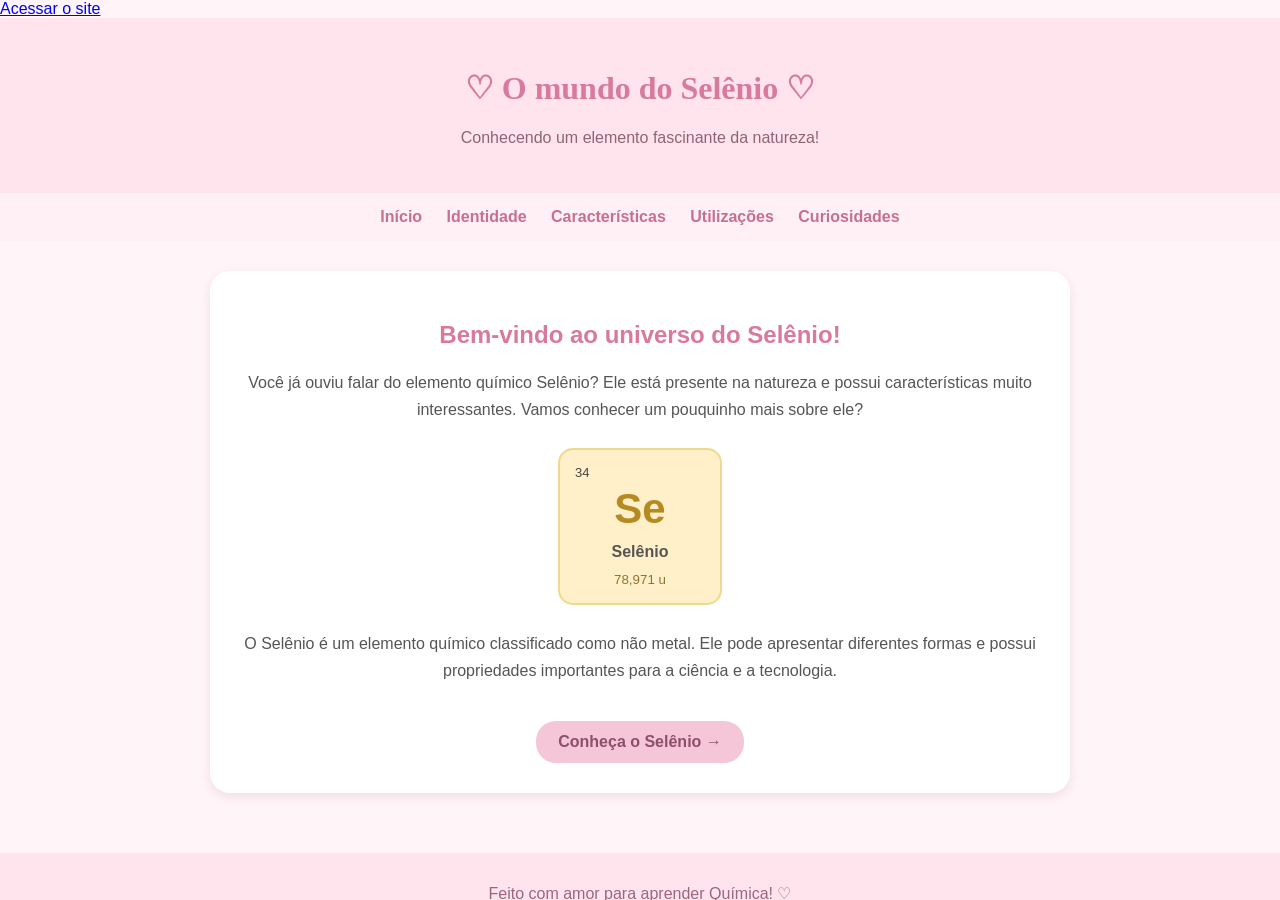
<file: site-telurio/index.html>
<!DOCTYPE html>
<html lang="pt-br">
<head>
    <meta charset="UTF-8">
    <meta http-equiv="refresh" content="0; url=selenio.html">
    <title>Site do Selênio</title>
</head>
<body>
    <a href="selenio.html">Entrar no site</a>
</body>
</html>
</file>
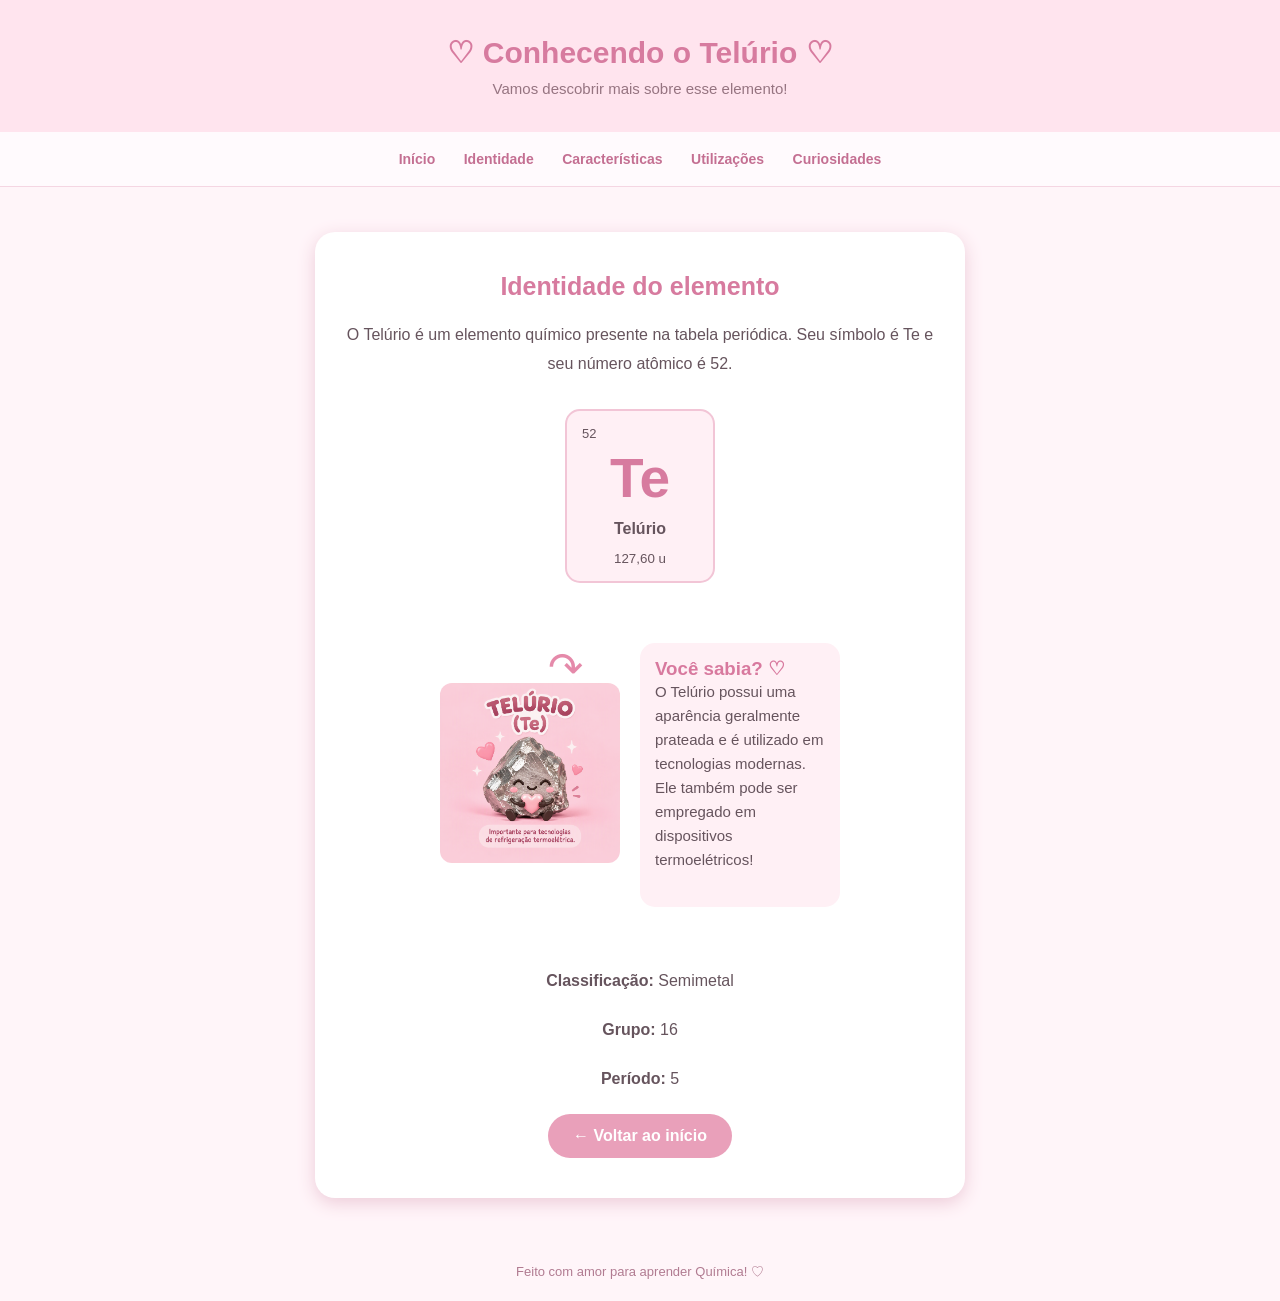
<file: site-telurio/identidade.html>
<!DOCTYPE html>
<html lang="pt-br">
<head>
    <meta charset="UTF-8">
    <meta name="viewport" content="width=device-width, initial-scale=1.0">
    <title>Identidade | Telúrio</title>
    <link rel="stylesheet" href="telurio.css">
</head>

<body>

    <header>
        <h1>♡ Conhecendo o Telúrio ♡</h1>
        <p>Vamos descobrir mais sobre esse elemento!</p>
    </header>
<nav>
    <a href="./telurio.html">Início</a>
    <a href="./identidade.html">Identidade</a>
    <a href="./caracteristicas.html">Características</a>
    <a href="./utilizacoes.html">Utilizações</a>
    <a href="./curiosidades.html">Curiosidades</a>
</nav>

    <main>
        <section class="inicio">

            <h2>Identidade do elemento</h2>

            <p>
                O Telúrio é um elemento químico presente
                na tabela periódica. Seu símbolo é Te
                e seu número atômico é 52.
            </p>

            <div class="elemento">
                <span>52</span>
                <h2>Te</h2>
                <p>Telúrio</p>
                <small>127,60 u</small>
            </div>
<div class="imagem-texto">
<div class="imagem-texto">

    <div class="imagem-container">
      <span class="seta-curva">↷</span>

        <img src="imagens sobre telurio/Designer.png"
             alt="Imagem do Telúrio">
    </div>

    <div class="texto-imagem">
        <h3>Você sabia? ♡</h3>
        <p>
            O Telúrio possui uma aparência geralmente
            prateada e é utilizado em tecnologias modernas.
            Ele também pode ser empregado em dispositivos
            termoelétricos!
        </p>
    </div>

</div>
    </div>

</div>
            <p><strong>Classificação:</strong> Semimetal</p>
            <p><strong>Grupo:</strong> 16</p>
            <p><strong>Período:</strong> 5</p>

      <a class="botao" href="telurio.html">
    ← Voltar ao início
</a>
</a>
              
            

        </section>
    </main>

    <footer>
        <p>Feito com amor para aprender Química! ㅤ♡</p>
    </footer>

</body>
</html>
</file>
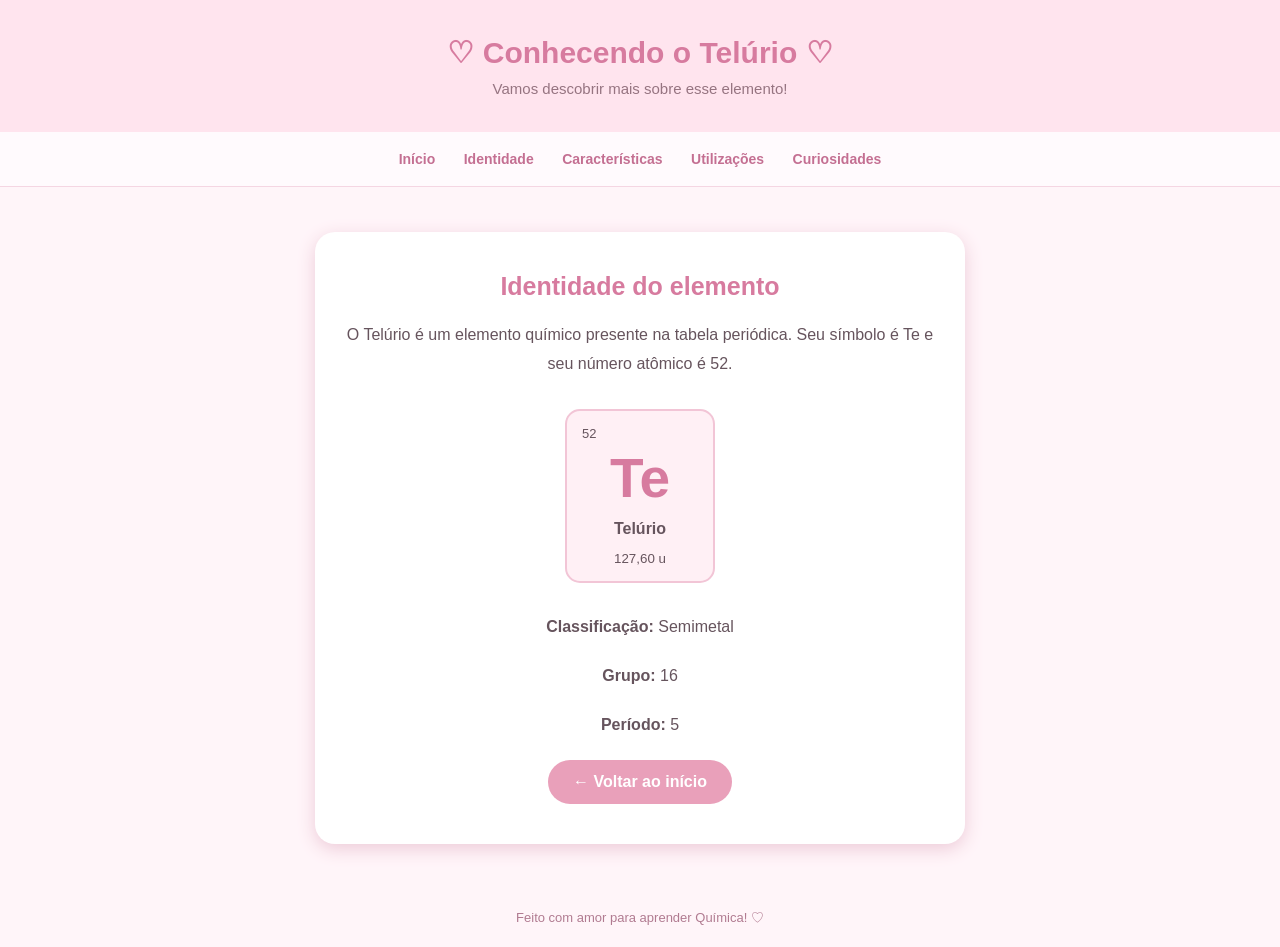
<file: site-telurio/indentidade.html>
<!DOCTYPE html>
<html lang="pt-br">
<head>
    <meta charset="UTF-8">
    <meta name="viewport" content="width=device-width, initial-scale=1.0">
    <title>Identidade | Telúrio</title>
    <link rel="stylesheet" href="telurio.css">
</head>

<body>

    <header>
        <h1>♡ Conhecendo o Telúrio ♡</h1>
        <p>Vamos descobrir mais sobre esse elemento!</p>
    </header>
<nav>
    <a href="./telurio.html">Início</a>
    <a href="./identidade.html">Identidade</a>
    <a href="./caracteristicas.html">Características</a>
    <a href="./utilizacoes.html">Utilizações</a>
    <a href="./curiosidades.html">Curiosidades</a>
</nav>

    <main>
        <section class="inicio">

            <h2>Identidade do elemento</h2>

            <p>
                O Telúrio é um elemento químico presente
                na tabela periódica. Seu símbolo é Te
                e seu número atômico é 52.
            </p>

            <div class="elemento">
                <span>52</span>
                <h2>Te</h2>
                <p>Telúrio</p>
                <small>127,60 u</small>
            </div>

            <p><strong>Classificação:</strong> Semimetal</p>
            <p><strong>Grupo:</strong> 16</p>
            <p><strong>Período:</strong> 5</p>

        <a class="botao" href="./telurio.html">
    ← Voltar ao início
</a>
</a>
              
            

        </section>
    </main>

    <footer>
        <p>Feito com amor para aprender Química! ㅤ♡</p>
    </footer>

</body>
</html>
</file>
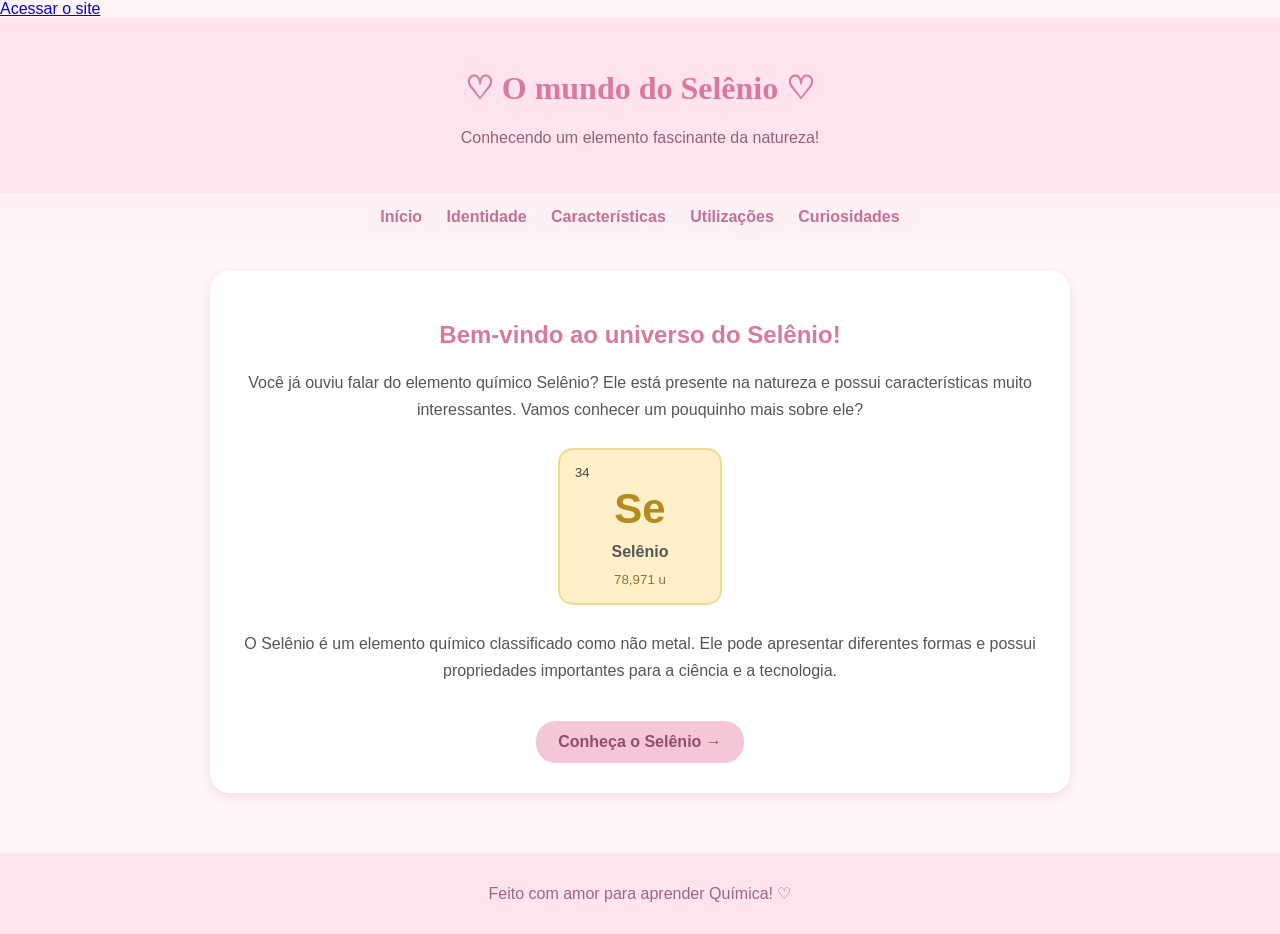
<file: site-telurio/selenio.html>
<!DOCTYPE html>
<html lang="pt-br">

<head>
    <meta charset="UTF-8">
    <meta name="viewport" content="width=device-width, initial-scale=1.0">
    <title>Selênio | Um elemento fascinante</title>
    <link rel="stylesheet" href="selenio.css">
   <!DOCTYPE html>
<html lang="pt-br">
<head>
    <meta charset="UTF-8">
    <meta http-equiv="refresh" content="0; url=selenio.html">
    <title>Site do Selênio</title>
</head>
<body>
    <a href="selenio.html">Acessar o site</a>
</body>
</html>
</a>
</head>

<body>

    <header>
        <h1>♡ O mundo do Selênio ♡</h1>
        <p>Conhecendo um elemento fascinante da natureza!</p>
    </header>

    <nav>
        <a href="./enxofre.html">Início</a>
        <a href="./identidade.html">Identidade</a>
        <a href="./caracteristicas.html">Características</a>
        <a href="./utilizacoes.html">Utilizações</a>
        <a href="./curiosidades.html">Curiosidades</a>
    </nav>

    <main>

        <section class="inicio">

            <h2>Bem-vindo ao universo do Selênio!</h2>

            <p>
                Você já ouviu falar do elemento químico Selênio?
                Ele está presente na natureza e possui
                características muito interessantes.
                Vamos conhecer um pouquinho mais sobre ele?
            </p>

            <div class="elemento">
                <span>34</span>
                <h2>Se</h2>
                <p>Selênio</p>
                <small>78,971 u</small>
            </div>

            <p>
                O Selênio é um elemento químico classificado
                como não metal. Ele pode apresentar diferentes
                formas e possui propriedades importantes
                para a ciência e a tecnologia.
            </p>

            <a class="botao" href="sobreselenio.html">
    Conheça o Selênio →
            </a>

        </section>

    </main>

    <footer>
        <p>Feito com amor para aprender Química! ♡</p>
    </footer>

</body>
</html>
</file>
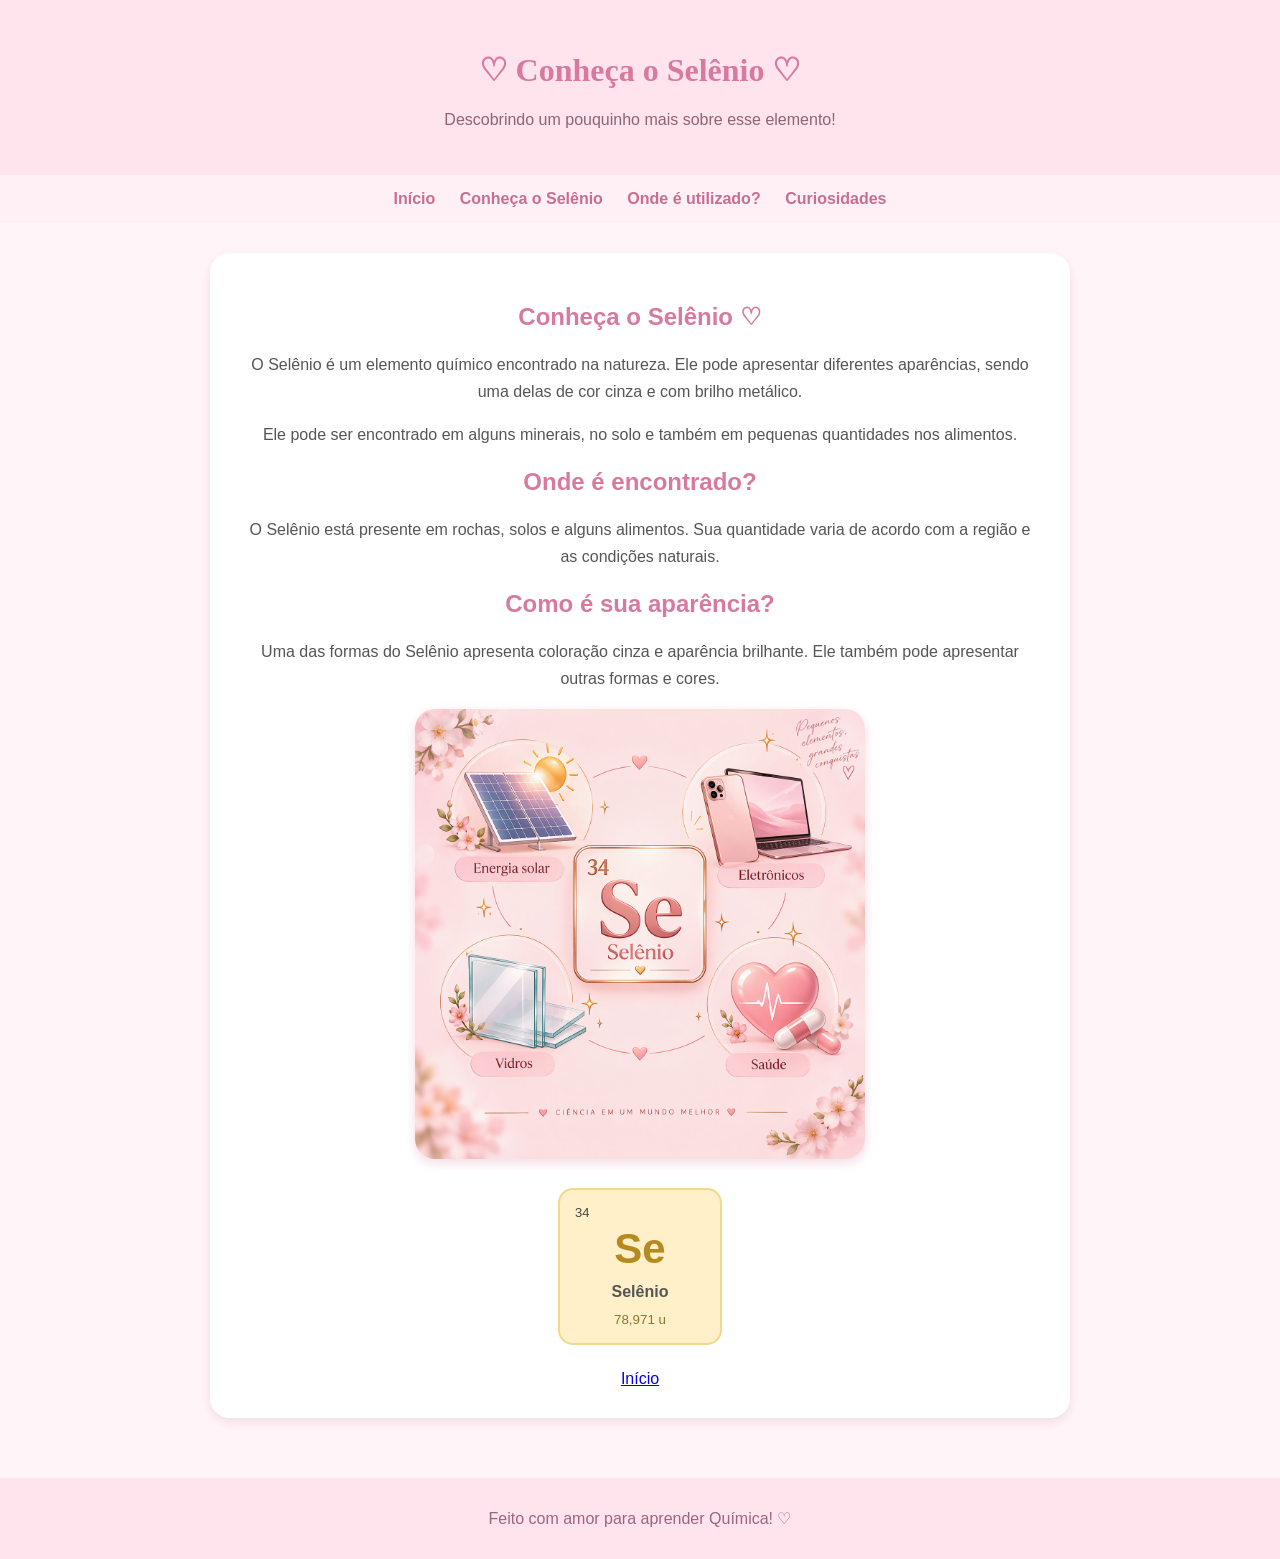
<file: site-telurio/sobreselenio.html>
<!DOCTYPE html>
<html lang="pt-br">

<head>
    <meta charset="UTF-8">
    <meta name="viewport" content="width=device-width, initial-scale=1.0">
    <title>Sobre o Selênio ♡</title>
   <link rel="stylesheet" href="selenio.css">
</head>

<body>

    <header>
        <h1>♡ Conheça o Selênio ♡</h1>
        <p>Descobrindo um pouquinho mais sobre esse elemento!</p>
    </header>

    <nav>
        <a href="./enxofre.html">Início</a>
        <a href="./sobreselenio.html">Conheça o Selênio</a>
        <a href="./utilizacoes.html">Onde é utilizado?</a>
        <a href="./curiosidades.html">Curiosidades</a>
    </nav>

    <main>

        <section class="inicio">

            <h2>Conheça o Selênio ♡</h2>

            <p>
                O Selênio é um elemento químico encontrado na natureza.
                Ele pode apresentar diferentes aparências, sendo uma
                delas de cor cinza e com brilho metálico.
            </p>

            <p>
                Ele pode ser encontrado em alguns minerais, no solo
                e também em pequenas quantidades nos alimentos.
            </p>

            <h2>Onde é encontrado?</h2>

            <p>
                O Selênio está presente em rochas, solos e alguns
                alimentos. Sua quantidade varia de acordo com
                a região e as condições naturais.
            </p>

            <h2>Como é sua aparência?</h2>

            <p>
                Uma das formas do Selênio apresenta coloração
                cinza e aparência brilhante. Ele também pode
                apresentar outras formas e cores.
            </p>
<div class="imagem-selenio">
    <img src="imagens sobre telurio/Designer2.png" alt="Ilustração dos usos do Selênio">
</div>
            <div class="elemento">
                <span>34</span>
                <h2>Se</h2>
                <p>Selênio</p>
                <small>78,971 u</small>
            </div>
<a href="selenio.html">Início</a>
            </a>

        </section>

    </main>

    <footer>
        <p>Feito com amor para aprender Química! ♡</p>
    </footer>

</body>
</html>
</file>
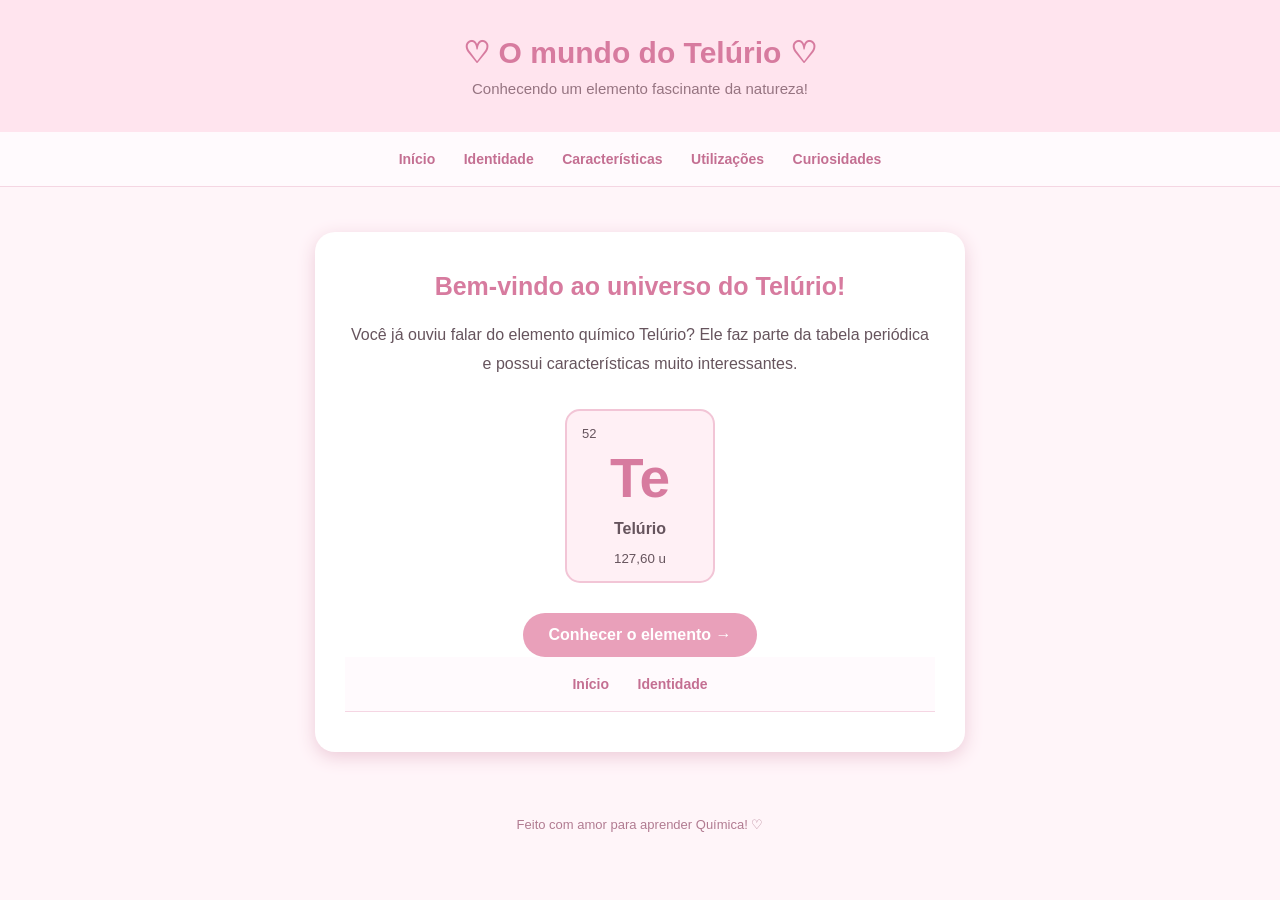
<file: site-telurio/telurio.html>
<!DOCTYPE html>
<html lang="pt-br">
<head>
    <link rel="stylesheet" href="telurio.css">
    <meta charset="UTF-8">
    <meta name="viewport" content="width=device-width, initial-scale=1.0">
    <title>Telúrio | Um elemento fascinante</title>
    <link rel="stylesheet" href="telurio.css">
</head>

<body>

    <header>
        <h1>♡ O mundo do Telúrio ♡</h1>
        <p>Conhecendo um elemento fascinante da natureza!</p>
    </header>
<nav>
    <a href="./index.html">Início</a>
    <a href="./identidade.html">Identidade</a>
    <a href="./caracteristicas.html">Características</a>
    <a href="./utilizacoes.html">Utilizações</a>
    <a href="./curiosidades.html">Curiosidades</a>
</nav>

    <main>
        <section class="inicio">
            <h2>Bem-vindo ao universo do Telúrio!</h2>

            <p>
                Você já ouviu falar do elemento químico Telúrio?
                Ele faz parte da tabela periódica e possui
                características muito interessantes.
            </p>

            <div class="elemento">
                <span>52</span>
                <h2>Te</h2>
                <p>Telúrio</p>
                <small>127,60 u</small>
            </div>

            <a class="botao" href="identidade.html">
                Conhecer o elemento →
            </a>  
            <nav>
    <a href="telurio.html">Início</a>
    <a href="identidade.html">Identidade</a>
</nav>
        </section>
    </main>

    <footer>
        <p>Feito com amor para aprender Química! ♡</p>
    </footer>

</body>
</html>
</file>
<file: site-telurio/telurio.css>
/* CONFIGURAÇÕES GERAIS */
* {
    margin: 0;
    padding: 0;
    box-sizing: border-box;
}

body {
    font-family: Arial, sans-serif;
    background-color: #fff5f9;
    color: #66545d;
}

/* CABEÇALHO */
header {
    text-align: center;
    padding: 35px 20px;
    background-color: #ffe4ee;
}

header h1 {
    color: #d77b9f;
    font-size: 30px;
    margin-bottom: 10px;
}

header p {
    color: #967481;
    font-size: 15px;
}

/* MENU DE NAVEGAÇÃO */
nav {
    background-color: #fffafd;
    padding: 18px;
    text-align: center;
    border-bottom: 1px solid #f5d6e3;
}

nav a {
    text-decoration: none;
    color: #c46f92;
    margin: 0 12px;
    font-size: 14px;
    font-weight: bold;
}

nav a:hover {
    color: #e9a0ba;
}

/* CONTEÚDO PRINCIPAL */
main {
    padding: 45px 20px;
}

.inicio {
    background-color: white;
    max-width: 650px;
    margin: auto;
    padding: 40px 30px;
    text-align: center;
    border-radius: 20px;
    box-shadow: 0 5px 18px #edcbd8;
}

.inicio h2 {
    color: #d77b9f;
    font-size: 25px;
    margin-bottom: 20px;
}

.inicio p {
    font-size: 16px;
    line-height: 1.8;
    margin-bottom: 20px;
}

/* CARTÃO DO ELEMENTO */
.elemento {
    background-color: #fff0f5;
    border: 2px solid #f2c5d6;
    border-radius: 15px;
    width: 150px;
    margin: 30px auto;
    padding: 15px;
}

.elemento span {
    display: block;
    text-align: left;
    font-size: 13px;
}

.elemento h2 {
    font-size: 55px;
    margin: 5px 0;
}

.elemento p {
    margin: 0;
    font-weight: bold;
}

.elemento small {
    display: block;
    margin-top: 8px;
}

/* BOTÃO */
.botao {
    display: inline-block;
    background-color: #e9a0ba;
    color: white;
    padding: 13px 25px;
    border-radius: 25px;
    text-decoration: none;
    font-weight: bold;
    transition: 0.3s;
}

.botao:hover {
    background-color: #d77b9f;
    transform: scale(1.05);
}

/* RODAPÉ */
footer {
    text-align: center;
    padding: 20px;
    color: #b17b91;
    font-size: 13px;
}
.imagem-com-seta img {
    width: 150px;
    height: auto;
} .imagem-texto {
    display: flex;
    align-items: center;
    justify-content: center;
    gap: 20px;
    margin: 30px auto;
    max-width: 650px;
}

.imagem-texto img {
    width: 180px;
    height: auto;
    border-radius: 12px;
}

.texto-imagem {
    max-width: 200px;
    text-align: left;
    background-color: #fff0f5;
    padding: 15px;
    border-radius: 15px;
}

.texto-imagem h3 {
    color: #d8799e;
}

.texto-imagem p {
    font-size: 15px;
    line-height: 1.6;
} .imagem-container {
    position: relative;
}

.seta-curva {
    position: absolute;
    top: -40px;
    left: 50%;
    transform: translateX(50%);
    font-size: 42px;
    color: #e58aaa;
}
</file>
<file: site-telurio/selenio.css>
/* ESTILO GERAL */
body {
    background-color: #fff5f9;
    font-family: Arial, Helvetica, sans-serif;
    margin: 0;
    padding: 0;
    color: #444;
}

/* CABEÇALHO */
header {
    background-color: #ffe4ee;
    text-align: center;
    padding: 30px;
}

header h1 {
    color: #d8799e;
    font-family: Georgia, serif;
}

header p {
    color: #8e6475;
}

/* MENU */
nav {
    background-color: #fff0f5;
    text-align: center;
    padding: 15px;
}

nav a {
    color: #c76f93;
    text-decoration: none;
    margin: 10px;
    font-weight: bold;
}

nav a:hover {
    color: #e69ab5;
}

/* CONTEÚDO */
main {
    padding: 30px 15px;
}

.inicio {
    background-color: white;
    max-width: 800px;
    margin: auto;
    padding: 30px;
    border-radius: 20px;
    text-align: center;
    box-shadow: 0 4px 12px #f2dce5;
}

.inicio h2 {
    color: #d8799e;
}

.inicio p {
    line-height: 1.7;
    color: #555;
}

/* QUADRINHO DO ELEMENTO */
.elemento {
    background-color: #fff0c9;
    border: 2px solid #f0d98c;
    width: 130px;
    margin: 25px auto;
    padding: 15px;
    border-radius: 15px;
    text-align: center;
}

.elemento span {
    display: block;
    text-align: left;
    font-size: 13px;
}

.elemento h2 {
    color: #b58a20;
    font-size: 42px;
    margin: 5px;
}

.elemento p {
    margin: 5px;
    font-weight: bold;
}

.elemento small {
    color: #8d752e;
}

/* BOTÕES */
.botao {
    display: inline-block;
    background-color: #f5c6d8;
    color: #8f4e69;
    text-decoration: none;
    padding: 12px 22px;
    border-radius: 20px;
    margin-top: 20px;
    font-weight: bold;
}

.botao:hover {
    background-color: #edacc5;
}

/* RODAPÉ */
footer {
    background-color: #ffe4ee;
    text-align: center;
    padding: 15px;
    margin-top: 30px;
    color: #9b6680;
}
.imagem-selenio img {
    width: 80%;
    max-width: 450px;
    height: auto;
    border-radius: 20px;
    box-shadow: 0 4px 12px #f2dce5;
}
</file>
